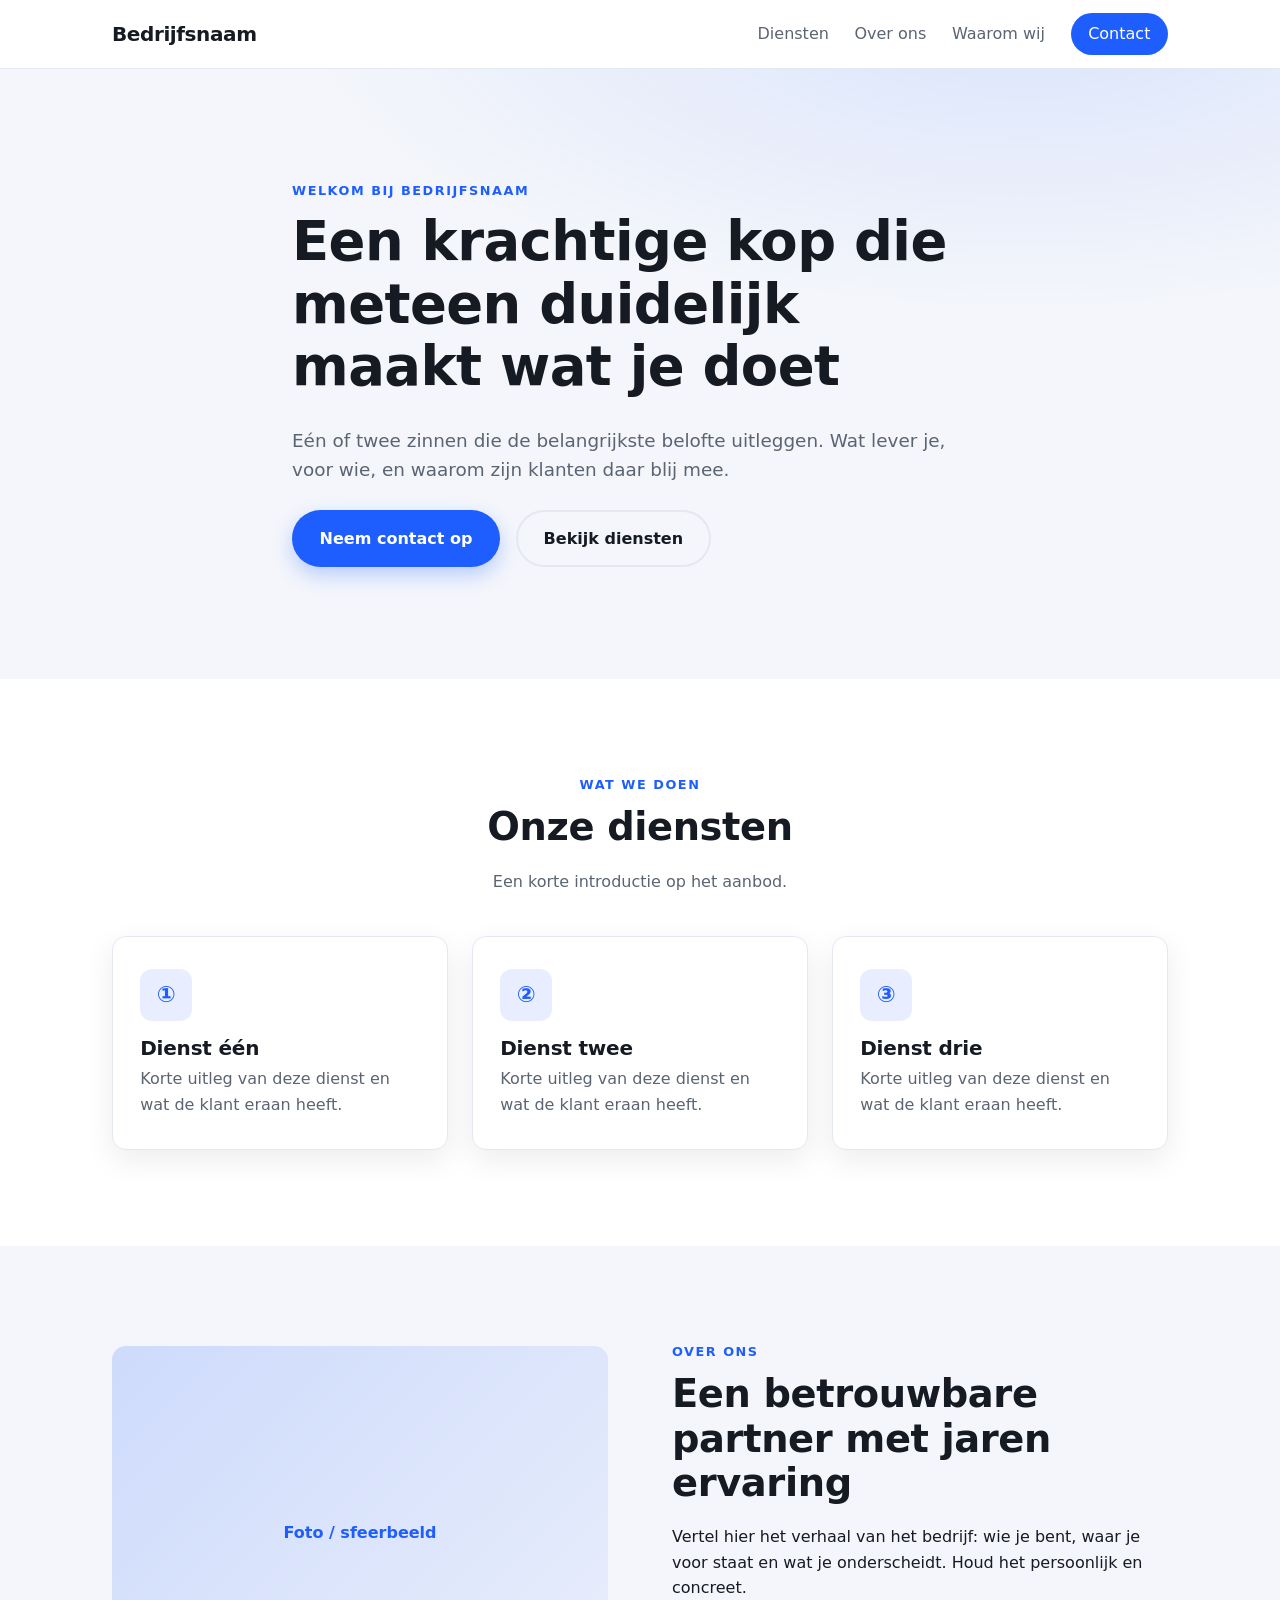
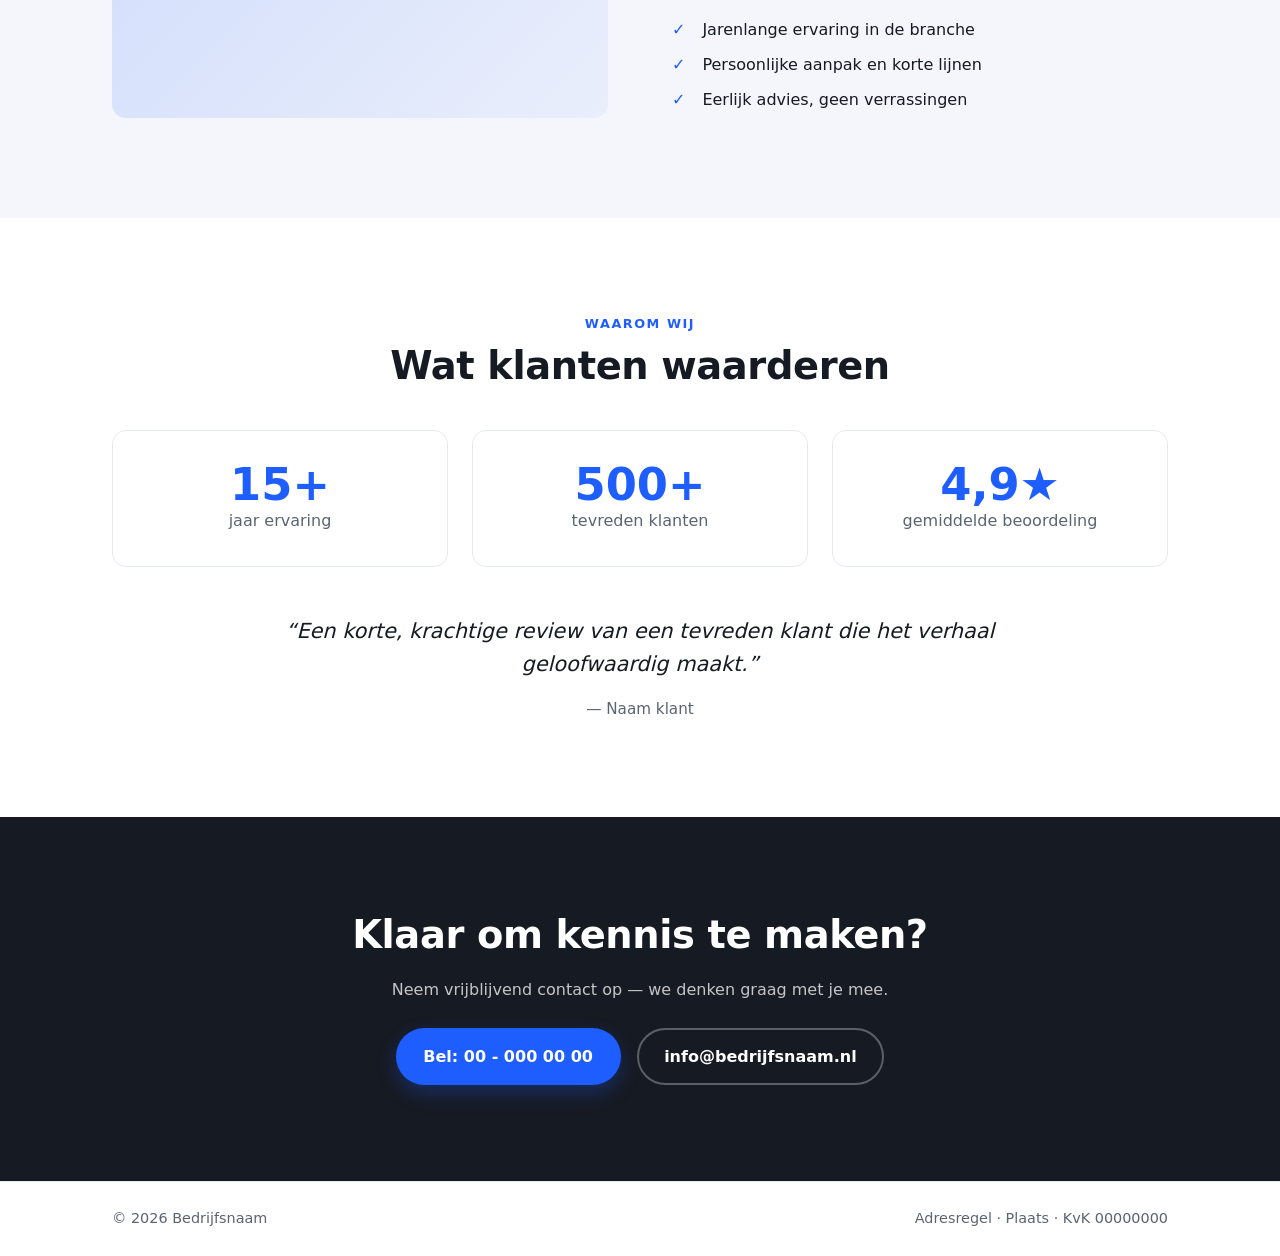
<file: _template/index.html>
<!DOCTYPE html>
<html lang="nl">
<head>
  <meta charset="UTF-8">
  <meta name="viewport" content="width=device-width, initial-scale=1.0">
  <title>Bedrijfsnaam — Slogan in één zin</title>
  <meta name="description" content="Korte omschrijving van het bedrijf en wat het aanbiedt.">
  <link rel="stylesheet" href="css/style.css">
</head>
<body>

  <!-- ===== Header / navigatie ===== -->
  <header class="site-header" id="top">
    <div class="container header-inner">
      <a href="#top" class="logo">Bedrijfsnaam</a>

      <button class="nav-toggle" aria-label="Menu openen" aria-expanded="false" aria-controls="primary-nav">
        <span></span><span></span><span></span>
      </button>

      <nav class="nav" id="primary-nav">
        <a href="#diensten">Diensten</a>
        <a href="#over">Over ons</a>
        <a href="#waarom">Waarom wij</a>
        <a href="#contact" class="nav-cta">Contact</a>
      </nav>
    </div>
  </header>

  <main>

    <!-- ===== Hero ===== -->
    <section class="hero">
      <div class="container hero-inner">
        <p class="eyebrow">Welkom bij Bedrijfsnaam</p>
        <h1>Een krachtige kop die meteen duidelijk maakt wat je doet</h1>
        <p class="hero-sub">
          Eén of twee zinnen die de belangrijkste belofte uitleggen. Wat lever je,
          voor wie, en waarom zijn klanten daar blij mee.
        </p>
        <div class="hero-actions">
          <a href="#contact" class="btn btn-primary">Neem contact op</a>
          <a href="#diensten" class="btn btn-ghost">Bekijk diensten</a>
        </div>
      </div>
    </section>

    <!-- ===== Diensten ===== -->
    <section class="section" id="diensten">
      <div class="container">
        <header class="section-head">
          <p class="eyebrow">Wat we doen</p>
          <h2>Onze diensten</h2>
          <p class="section-intro">Een korte introductie op het aanbod.</p>
        </header>

        <div class="grid grid-3">
          <article class="card">
            <div class="card-icon">①</div>
            <h3>Dienst één</h3>
            <p>Korte uitleg van deze dienst en wat de klant eraan heeft.</p>
          </article>
          <article class="card">
            <div class="card-icon">②</div>
            <h3>Dienst twee</h3>
            <p>Korte uitleg van deze dienst en wat de klant eraan heeft.</p>
          </article>
          <article class="card">
            <div class="card-icon">③</div>
            <h3>Dienst drie</h3>
            <p>Korte uitleg van deze dienst en wat de klant eraan heeft.</p>
          </article>
        </div>
      </div>
    </section>

    <!-- ===== Over ons ===== -->
    <section class="section section-alt" id="over">
      <div class="container split">
        <div class="split-media" aria-hidden="true">
          <!-- Vervang door <img src="assets/foto.jpg" alt="..."> -->
          <div class="media-placeholder">Foto / sfeerbeeld</div>
        </div>
        <div class="split-text">
          <p class="eyebrow">Over ons</p>
          <h2>Een betrouwbare partner met jaren ervaring</h2>
          <p>
            Vertel hier het verhaal van het bedrijf: wie je bent, waar je voor
            staat en wat je onderscheidt. Houd het persoonlijk en concreet.
          </p>
          <ul class="check-list">
            <li>Jarenlange ervaring in de branche</li>
            <li>Persoonlijke aanpak en korte lijnen</li>
            <li>Eerlijk advies, geen verrassingen</li>
          </ul>
        </div>
      </div>
    </section>

    <!-- ===== Waarom wij / USP's ===== -->
    <section class="section" id="waarom">
      <div class="container">
        <header class="section-head">
          <p class="eyebrow">Waarom wij</p>
          <h2>Wat klanten waarderen</h2>
        </header>

        <div class="grid grid-3">
          <div class="usp">
            <strong>15+</strong>
            <span>jaar ervaring</span>
          </div>
          <div class="usp">
            <strong>500+</strong>
            <span>tevreden klanten</span>
          </div>
          <div class="usp">
            <strong>4,9★</strong>
            <span>gemiddelde beoordeling</span>
          </div>
        </div>

        <blockquote class="quote">
          “Een korte, krachtige review van een tevreden klant die het verhaal
          geloofwaardig maakt.”
          <cite>— Naam klant</cite>
        </blockquote>
      </div>
    </section>

    <!-- ===== Contact / CTA ===== -->
    <section class="section section-cta" id="contact">
      <div class="container cta-inner">
        <h2>Klaar om kennis te maken?</h2>
        <p>Neem vrijblijvend contact op — we denken graag met je mee.</p>
        <div class="contact-details">
          <a href="tel:+31000000000" class="btn btn-primary">Bel: 00 - 000 00 00</a>
          <a href="mailto:info@bedrijfsnaam.nl" class="btn btn-ghost">info@bedrijfsnaam.nl</a>
        </div>
      </div>
    </section>

  </main>

  <!-- ===== Footer ===== -->
  <footer class="site-footer">
    <div class="container footer-inner">
      <span>© <span id="year"></span> Bedrijfsnaam</span>
      <span>Adresregel · Plaats · KvK 00000000</span>
    </div>
  </footer>

  <script src="js/main.js"></script>
</body>
</html>
</file>
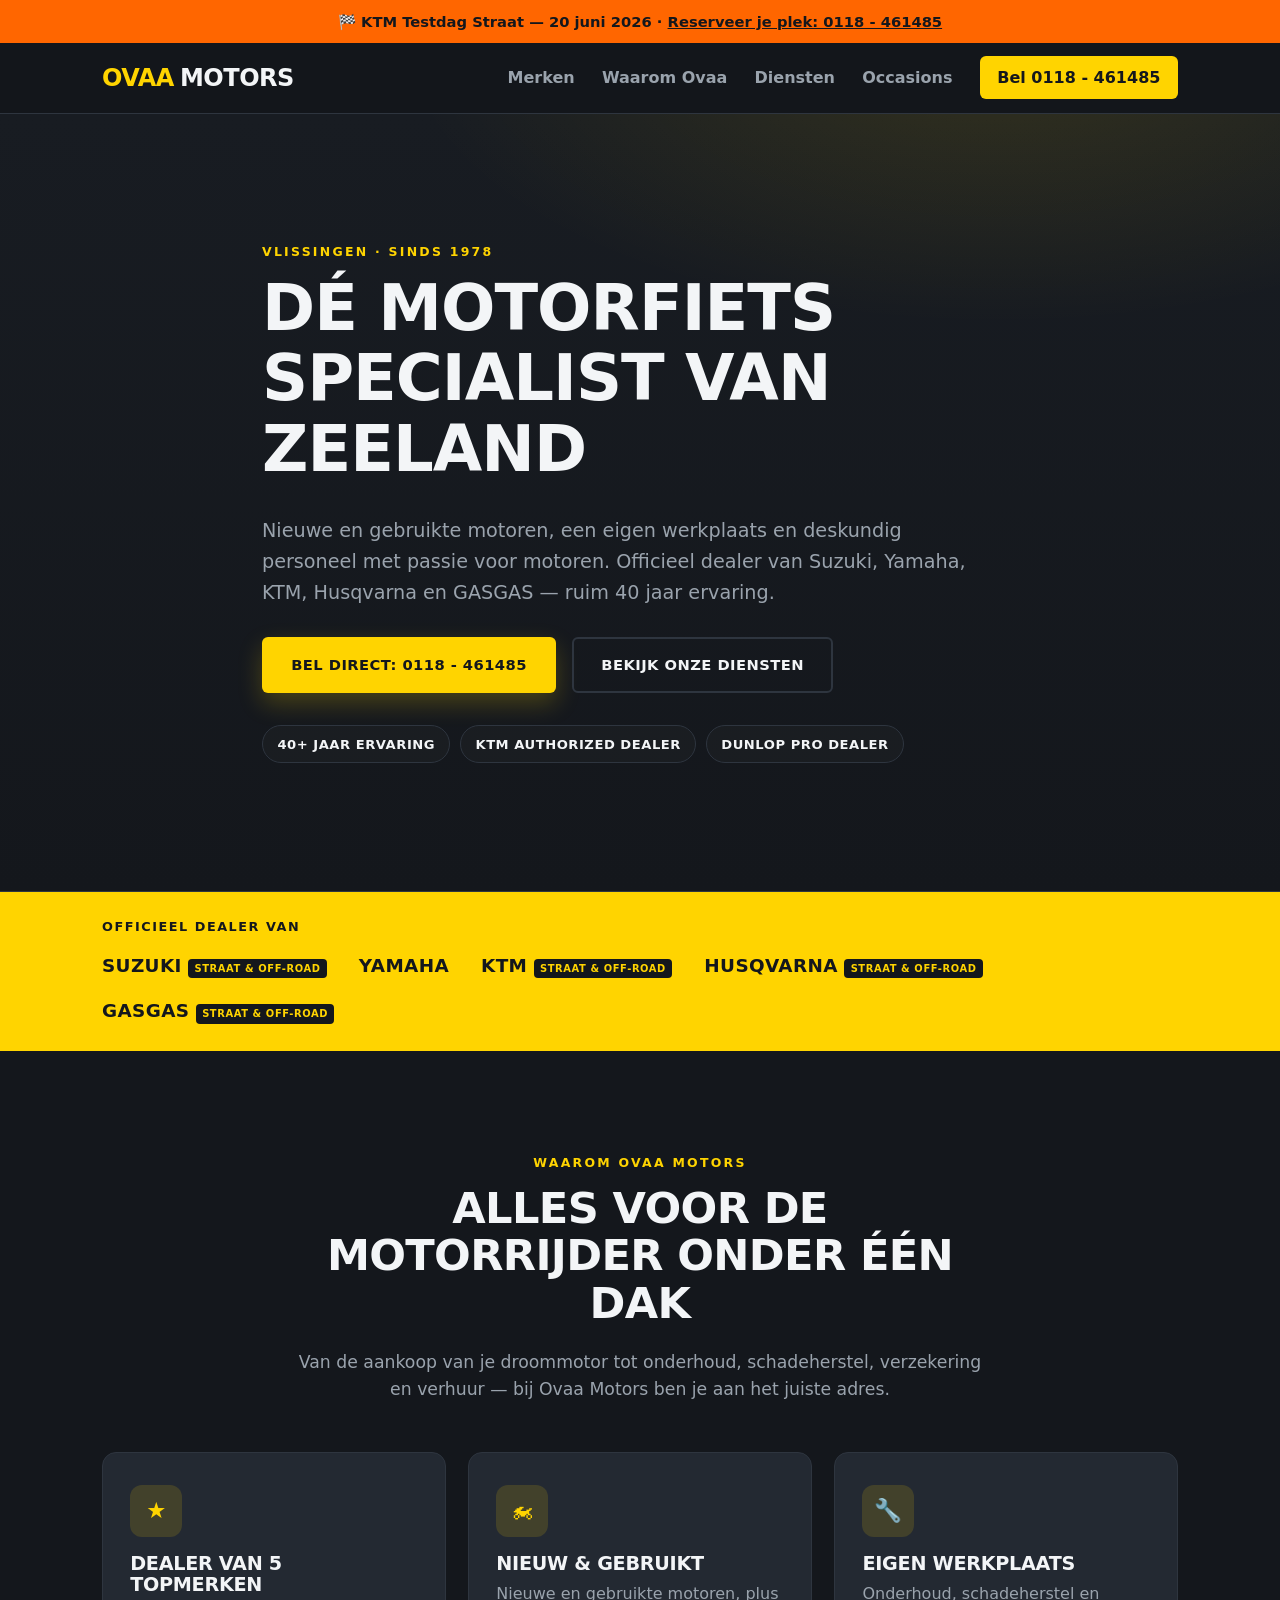
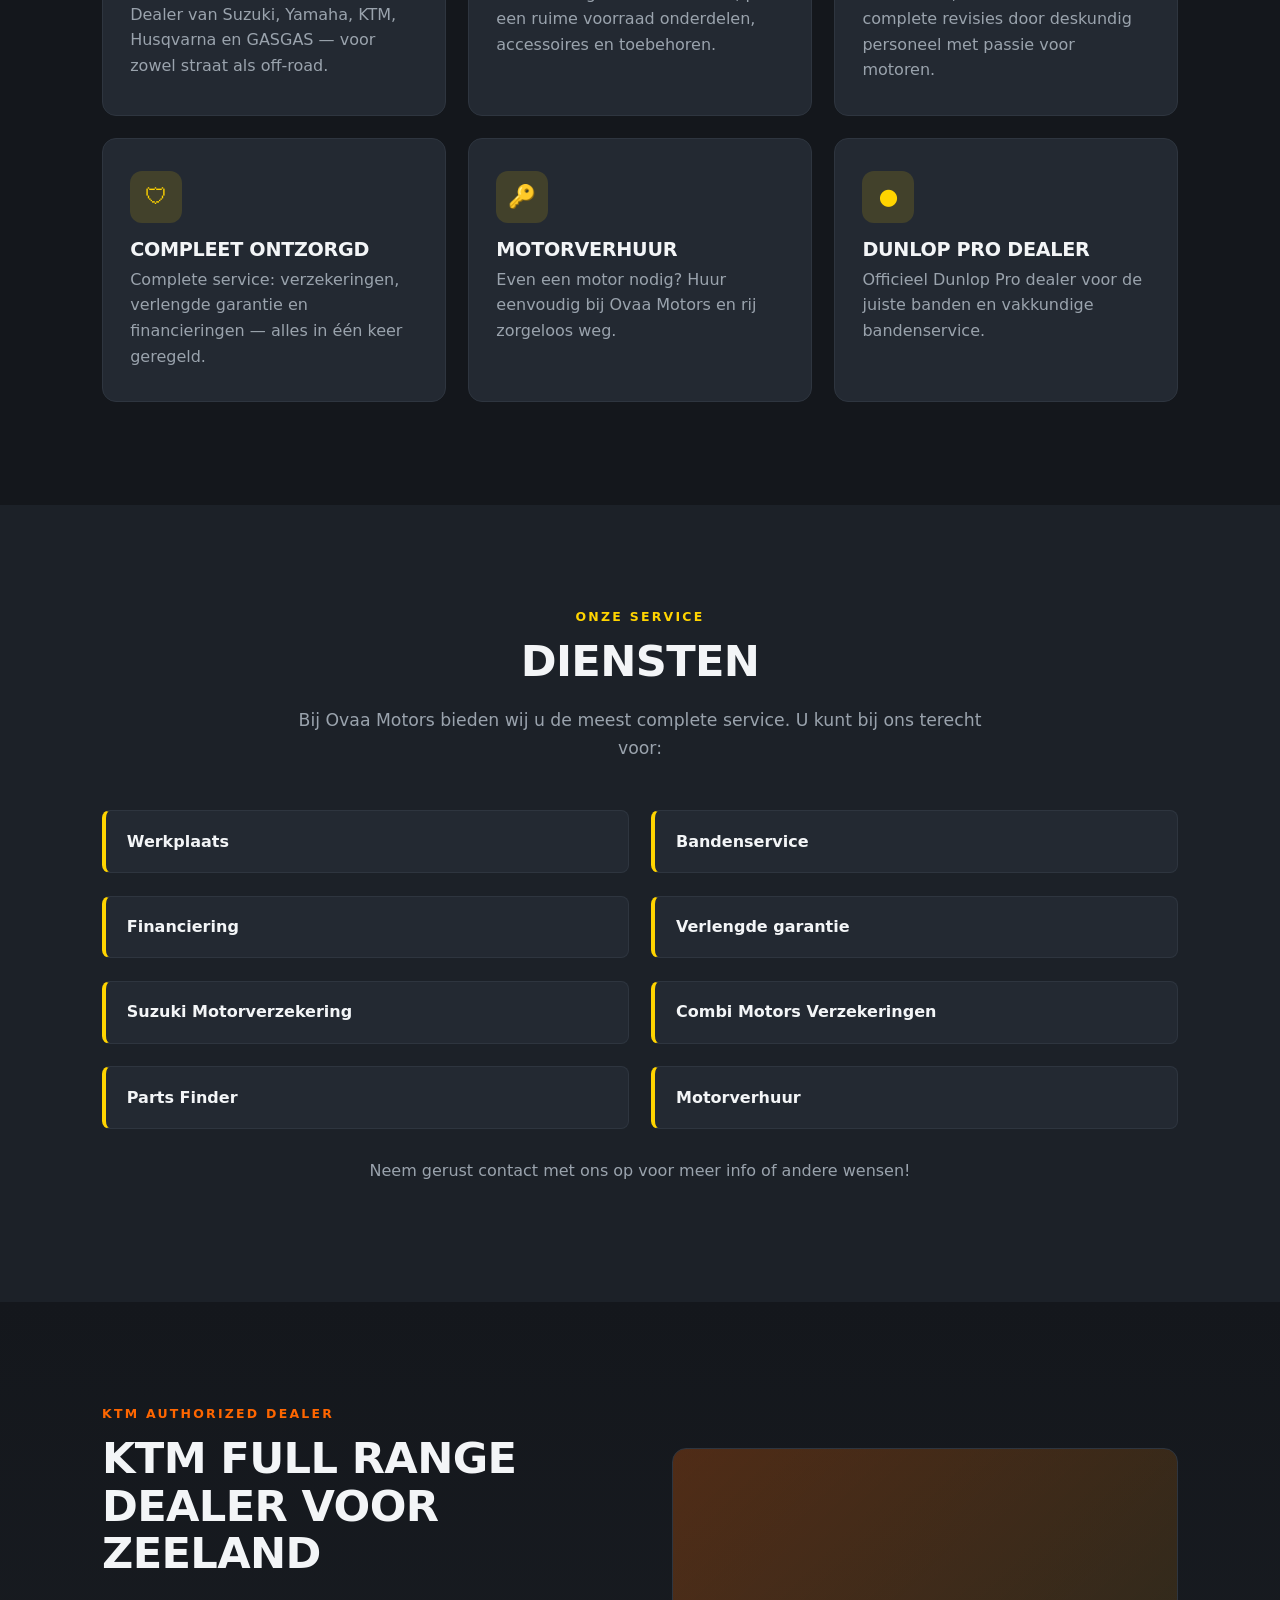
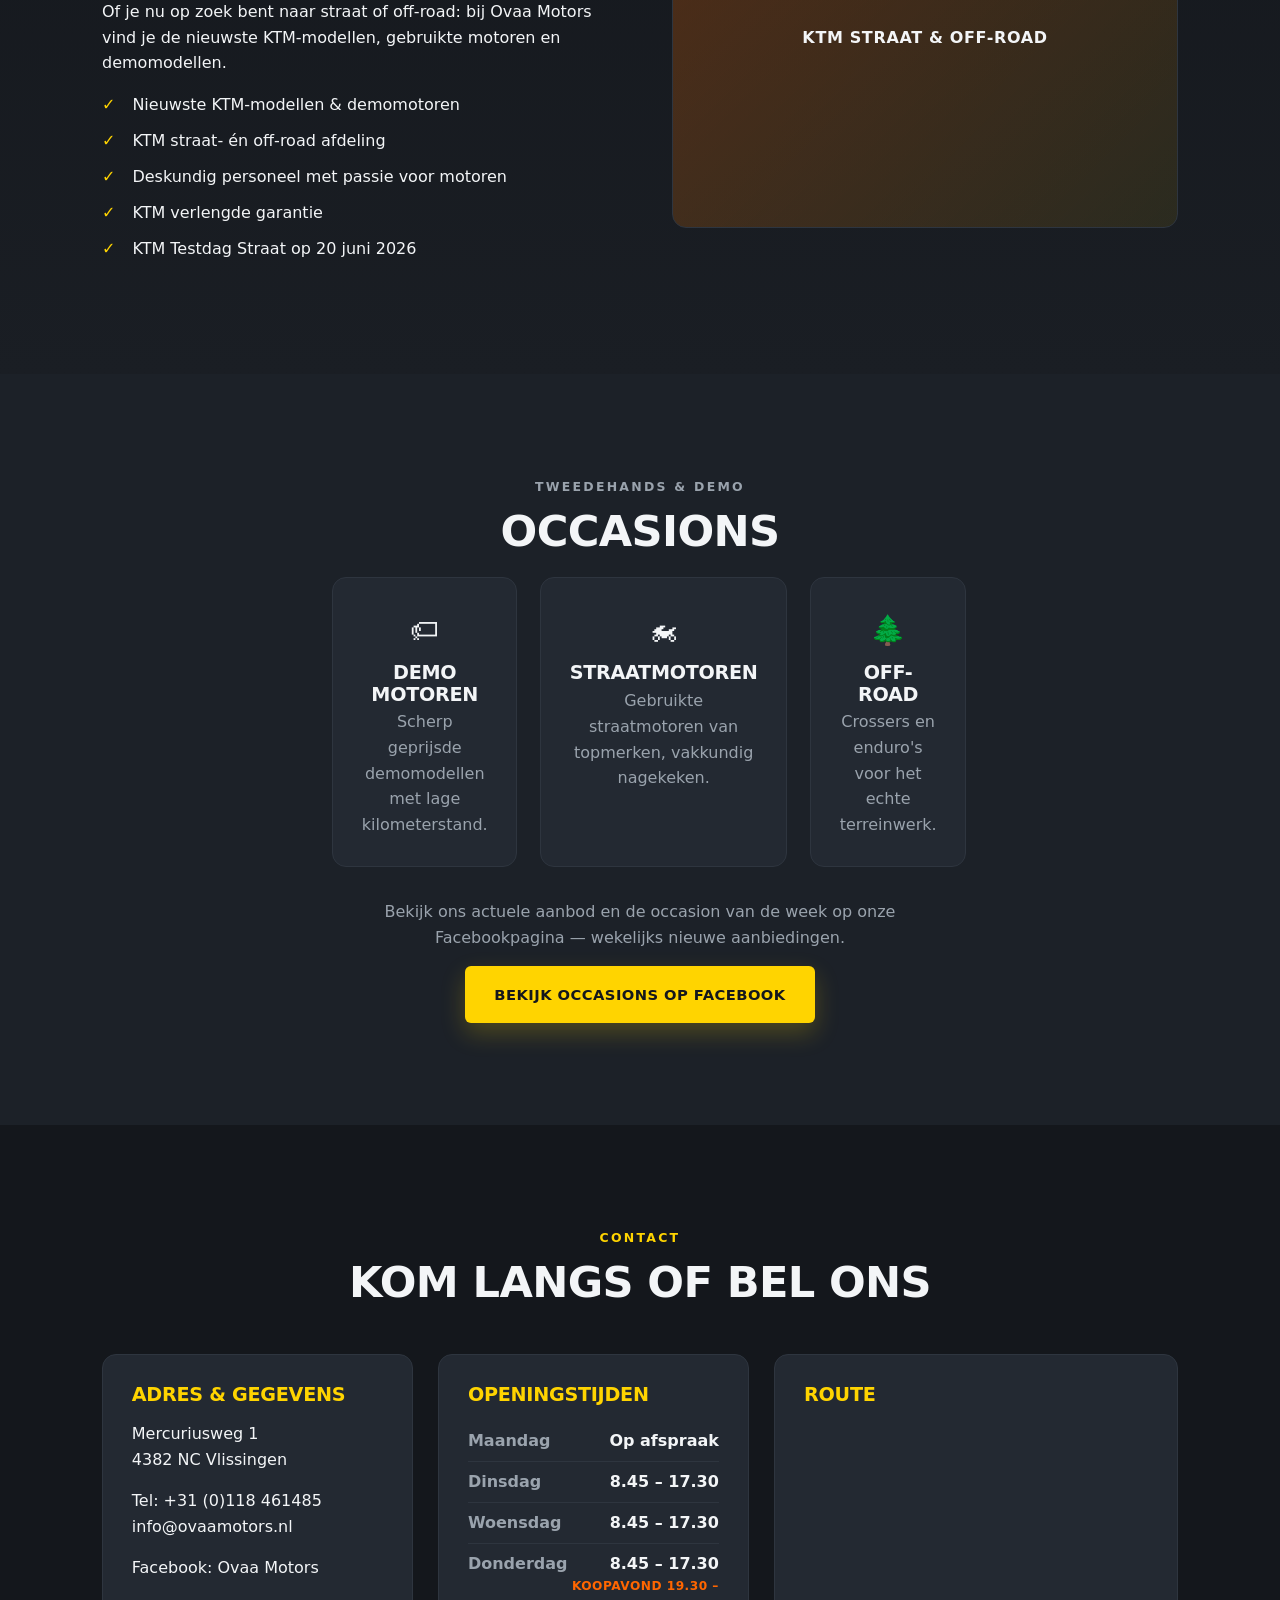
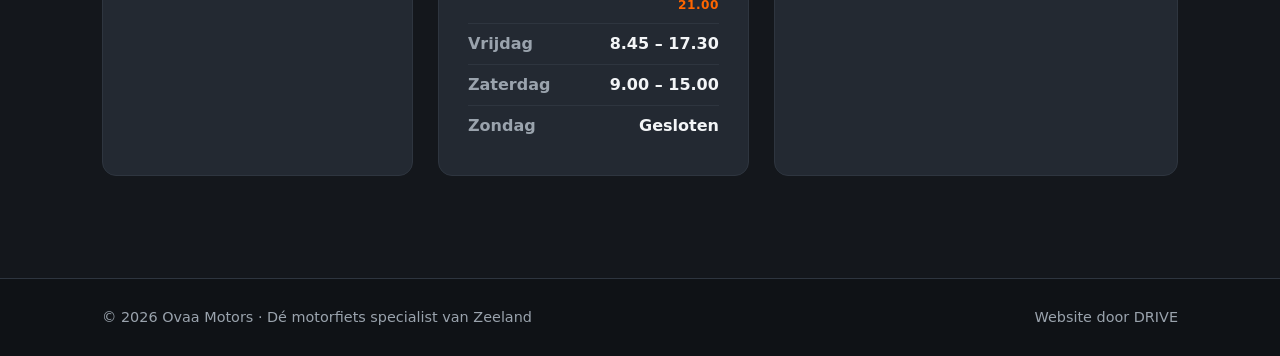
<file: klanten/ovaa-motors/index.html>
<!DOCTYPE html>
<html lang="nl">
<head>
  <meta charset="UTF-8">
  <meta name="viewport" content="width=device-width, initial-scale=1.0">
  <title>Ovaa Motors — Dé motorfiets specialist van Zeeland sinds 1978</title>
  <meta name="description" content="Ovaa Motors in Vlissingen: dealer van Suzuki, Yamaha, KTM, Husqvarna en GASGAS. Nieuwe en gebruikte motoren, werkplaats, verzekeringen, financiering en verhuur. Ruim 40 jaar ervaring.">

  <style>
    /* =========================================================
       Ovaa Motors — donker & sportief, geel accent
       ========================================================= */
    :root {
      --color-accent:       #ffd400;
      --color-accent-dark:  #e6be00;
      --color-orange:       #ff6600;
      --color-ink:          #f3f5f7;
      --color-muted:        #9aa3ad;
      --color-bg:           #14171c;
      --color-bg-alt:       #1c2128;
      --color-bg-elev:      #232932;
      --color-border:       #2e353f;
      --font-base: "Segoe UI", system-ui, -apple-system, Roboto, Helvetica, Arial, sans-serif;
      --radius: 14px;
      --shadow: 0 14px 40px rgba(0, 0, 0, 0.45);
      --container: 1140px;
      --space: clamp(3.5rem, 8vw, 6.5rem);
    }

    *, *::before, *::after { box-sizing: border-box; }
    html { scroll-behavior: smooth; }
    body {
      margin: 0;
      font-family: var(--font-base);
      color: var(--color-ink);
      background: var(--color-bg);
      line-height: 1.6;
      -webkit-font-smoothing: antialiased;
    }
    img { max-width: 100%; display: block; }
    a { color: inherit; text-decoration: none; }

    h1, h2, h3 {
      line-height: 1.1;
      margin: 0 0 .5em;
      letter-spacing: -0.015em;
      font-weight: 800;
      text-transform: uppercase;
    }
    h1 { font-size: clamp(2.3rem, 6vw, 4rem); }
    h2 { font-size: clamp(1.8rem, 4vw, 2.7rem); }
    h3 { font-size: 1.2rem; }
    p { margin: 0 0 1rem; }

    .container {
      width: 100%;
      max-width: var(--container);
      margin-inline: auto;
      padding-inline: clamp(1.2rem, 4vw, 2rem);
    }
    .eyebrow {
      text-transform: uppercase;
      letter-spacing: .18em;
      font-size: .78rem;
      font-weight: 800;
      color: var(--color-accent);
      margin: 0 0 .7rem;
    }

    /* Knoppen */
    .btn {
      display: inline-block;
      padding: .9rem 1.7rem;
      border-radius: 6px;
      font-weight: 800;
      text-transform: uppercase;
      letter-spacing: .03em;
      font-size: .92rem;
      transition: transform .15s ease, background .15s ease, box-shadow .15s ease, color .15s ease;
      border: 2px solid transparent;
    }
    .btn:hover { transform: translateY(-2px); }
    .btn-primary {
      background: var(--color-accent);
      color: #14171c;
      box-shadow: 0 10px 24px rgba(255, 212, 0, 0.22);
    }
    .btn-primary:hover { background: var(--color-accent-dark); }
    .btn-ghost { border-color: var(--color-border); color: var(--color-ink); }
    .btn-ghost:hover { border-color: var(--color-accent); color: var(--color-accent); }

    /* Evenement-banner */
    .event-bar {
      background: var(--color-orange);
      color: #14171c;
      text-align: center;
      font-weight: 700;
      font-size: .92rem;
      padding: .6rem 1rem;
    }
    .event-bar a { text-decoration: underline; font-weight: 800; }

    /* Header */
    .site-header {
      position: sticky; top: 0; z-index: 50;
      background: rgba(20, 23, 28, 0.92);
      backdrop-filter: blur(8px);
      border-bottom: 1px solid var(--color-border);
    }
    .header-inner {
      display: flex; align-items: center; justify-content: space-between;
      min-height: 70px;
    }
    .logo { font-weight: 900; font-size: 1.5rem; letter-spacing: -0.02em; color: var(--color-accent); }
    .logo span { color: var(--color-ink); margin-left: .25em; }

    .nav { display: flex; align-items: center; gap: 1.7rem; }
    .nav a { font-weight: 600; color: var(--color-muted); transition: color .15s; }
    .nav a:hover { color: var(--color-ink); }
    .nav .nav-cta {
      background: var(--color-accent); color: #14171c;
      padding: .55rem 1.1rem; border-radius: 6px; font-weight: 800;
    }
    .nav .nav-cta:hover { background: var(--color-accent-dark); color: #14171c; }

    .nav-toggle {
      display: none; flex-direction: column; gap: 5px;
      background: none; border: 0; cursor: pointer; padding: 8px;
    }
    .nav-toggle span { width: 26px; height: 2px; background: var(--color-ink); transition: transform .25s, opacity .25s; }

    /* Hero */
    .hero {
      position: relative;
      background:
        radial-gradient(1000px 480px at 78% -10%, rgba(255, 212, 0, 0.12), transparent 60%),
        linear-gradient(180deg, #181c22, var(--color-bg));
      padding-block: clamp(4rem, 10vw, 8rem);
      border-bottom: 1px solid var(--color-border);
    }
    .hero-inner { max-width: 820px; }
    .hero-sub { font-size: 1.2rem; color: var(--color-muted); max-width: 60ch; }
    .hero-actions { display: flex; flex-wrap: wrap; gap: 1rem; margin-top: 1.8rem; }
    .hero-badges { display: flex; flex-wrap: wrap; gap: .6rem; list-style: none; padding: 0; margin: 2rem 0 0; }
    .hero-badges li {
      font-size: .82rem; font-weight: 700; text-transform: uppercase; letter-spacing: .04em;
      padding: .45rem .9rem; border: 1px solid var(--color-border); border-radius: 999px;
      color: var(--color-ink); background: rgba(255,255,255,.02);
    }

    /* Merken-strip */
    .brands { background: var(--color-accent); color: #14171c; padding-block: 1.6rem; }
    .brands .container { display: flex; flex-wrap: wrap; align-items: center; gap: .8rem 2rem; }
    .brands-label { margin: 0; font-weight: 800; text-transform: uppercase; letter-spacing: .12em; font-size: .8rem; }
    .brand-list { display: flex; flex-wrap: wrap; gap: 1rem 2rem; list-style: none; margin: 0; padding: 0; }
    .brand-list li { font-weight: 900; font-size: 1.15rem; text-transform: uppercase; letter-spacing: .02em; display: flex; align-items: baseline; gap: .4rem; }
    .brand-list .afd { font-size: .62rem; font-weight: 700; letter-spacing: .06em; background: #14171c; color: var(--color-accent); padding: .12rem .4rem; border-radius: 4px; }

    /* Secties */
    .section { padding-block: var(--space); }
    .section-alt { background: var(--color-bg-alt); }
    .section-head { max-width: 700px; margin: 0 auto 3rem; text-align: center; }
    .section-intro { color: var(--color-muted); font-size: 1.08rem; }

    /* Grids & kaarten */
    .grid { display: grid; gap: 1.4rem; }
    .grid-3 { grid-template-columns: repeat(3, 1fr); }
    .grid-2 { grid-template-columns: repeat(2, 1fr); }

    .card {
      background: var(--color-bg-elev);
      border: 1px solid var(--color-border);
      border-radius: var(--radius);
      padding: 2rem 1.7rem;
      transition: transform .18s ease, border-color .18s ease, box-shadow .18s ease;
    }
    .card:hover { transform: translateY(-4px); border-color: var(--color-accent); box-shadow: var(--shadow); }
    .card-icon {
      display: inline-grid; place-items: center; width: 52px; height: 52px;
      border-radius: 12px; background: rgba(255, 212, 0, 0.14); color: var(--color-accent);
      font-size: 1.4rem; margin-bottom: 1rem;
    }
    .card h3 { margin-bottom: .4rem; }
    .card p { color: var(--color-muted); margin: 0; }

    .service {
      background: var(--color-bg-elev); border: 1px solid var(--color-border);
      border-left: 4px solid var(--color-accent); border-radius: 8px;
      padding: 1.1rem 1.3rem; font-weight: 600;
    }
    .service-note { text-align: center; color: var(--color-muted); margin-top: 1.8rem; }

    /* Split (KTM-blok) */
    .split { display: grid; grid-template-columns: 1fr 1fr; gap: clamp(2rem, 5vw, 4rem); align-items: center; }
    .ktm-block { background: linear-gradient(180deg, var(--color-bg), #1a1e24); }
    .ktm-eyebrow { color: var(--color-orange); }
    .media-placeholder {
      aspect-ratio: 4 / 3; border-radius: var(--radius);
      background: linear-gradient(135deg, rgba(255,102,0,.25), rgba(255,212,0,.08));
      display: grid; place-items: center; color: var(--color-ink); font-weight: 800;
      text-transform: uppercase; letter-spacing: .04em; border: 1px solid var(--color-border);
      text-align: center; padding: 1rem;
    }
    .check-list { list-style: none; padding: 0; margin: 1rem 0 0; }
    .check-list li { position: relative; padding-left: 1.9rem; margin-bottom: .65rem; color: var(--color-ink); }
    .check-list li::before { content: "✓"; position: absolute; left: 0; color: var(--color-accent); font-weight: 900; }

    /* Occasions */
    .occ-grid { display: grid; grid-template-columns: repeat(3, 1fr); gap: 1.4rem; margin-bottom: 2rem; }
    .occ {
      background: var(--color-bg-elev); border: 1px solid var(--color-border);
      border-radius: var(--radius); padding: 1.8rem; text-align: center;
    }
    .occ .occ-ico { font-size: 1.8rem; }
    .occ h3 { margin: .6rem 0 .3rem; }
    .occ p { color: var(--color-muted); margin: 0; }
    .cta-inner { max-width: 680px; margin-inline: auto; text-align: center; }
    .cta-inner > p { color: var(--color-muted); }

    /* Contact */
    .contact-grid { display: grid; grid-template-columns: 1fr 1fr 1.3fr; gap: 1.6rem; }
    .contact-col {
      background: var(--color-bg-elev); border: 1px solid var(--color-border);
      border-radius: var(--radius); padding: 1.8rem;
    }
    .contact-col h3 { color: var(--color-accent); margin-bottom: 1rem; }
    .contact-col a { color: var(--color-ink); border-bottom: 1px solid transparent; transition: border-color .15s; }
    .contact-col a:hover { border-color: var(--color-accent); }

    .hours { width: 100%; border-collapse: collapse; }
    .hours th, .hours td { text-align: left; padding: .45rem 0; border-bottom: 1px solid var(--color-border); vertical-align: top; }
    .hours th { font-weight: 600; color: var(--color-muted); white-space: nowrap; }
    .hours td { text-align: right; font-weight: 700; }
    .hours .note { display: block; font-size: .76rem; color: var(--color-orange); font-weight: 700; text-transform: uppercase; letter-spacing: .04em; }
    .hours tr:last-child th, .hours tr:last-child td { border-bottom: 0; }

    .contact-map iframe {
      width: 100%; height: 100%; min-height: 260px; border: 0; border-radius: 10px;
      filter: grayscale(0.2) contrast(1.05);
    }

    /* Footer */
    .site-footer {
      border-top: 1px solid var(--color-border); padding-block: 1.7rem;
      font-size: .9rem; color: var(--color-muted); background: #0f1216;
    }
    .footer-inner { display: flex; flex-wrap: wrap; gap: .5rem 1.5rem; justify-content: space-between; align-items: center; }
    .footer-inner a { color: var(--color-accent); }

    /* Responsive */
    @media (max-width: 920px) {
      .grid-3, .occ-grid { grid-template-columns: repeat(2, 1fr); }
      .contact-grid { grid-template-columns: 1fr; }
      .split { grid-template-columns: 1fr; }
      .split-media { order: -1; }
    }
    @media (max-width: 720px) {
      .grid-3, .grid-2, .occ-grid { grid-template-columns: 1fr; }
      .nav-toggle { display: flex; }
      .nav {
        position: absolute; top: 70px; left: 0; right: 0;
        flex-direction: column; align-items: stretch; gap: 0;
        background: var(--color-bg); border-bottom: 1px solid var(--color-border);
        padding: .5rem 1.2rem 1.2rem; box-shadow: var(--shadow); display: none;
      }
      .nav.is-open { display: flex; }
      .nav a { padding: .9rem 0; border-bottom: 1px solid var(--color-border); }
      .nav .nav-cta { text-align: center; margin-top: .8rem; border-bottom: 0; }
      .nav-toggle[aria-expanded="true"] span:nth-child(1) { transform: translateY(7px) rotate(45deg); }
      .nav-toggle[aria-expanded="true"] span:nth-child(2) { opacity: 0; }
      .nav-toggle[aria-expanded="true"] span:nth-child(3) { transform: translateY(-7px) rotate(-45deg); }
    }
    @media (prefers-reduced-motion: reduce) {
      html { scroll-behavior: auto; }
      * { transition: none !important; }
    }
  </style>
</head>
<body>

  <!-- ===== Evenement-banner ===== -->
  <div class="event-bar">
    🏁 KTM Testdag Straat — 20 juni 2026 ·
    <a href="tel:+31118461485">Reserveer je plek: 0118 - 461485</a>
  </div>

  <!-- ===== Header / navigatie ===== -->
  <header class="site-header" id="top">
    <div class="container header-inner">
      <a href="#top" class="logo">OVAA<span>MOTORS</span></a>

      <button class="nav-toggle" aria-label="Menu openen" aria-expanded="false" aria-controls="primary-nav">
        <span></span><span></span><span></span>
      </button>

      <nav class="nav" id="primary-nav">
        <a href="#merken">Merken</a>
        <a href="#waarom">Waarom Ovaa</a>
        <a href="#diensten">Diensten</a>
        <a href="#occasions">Occasions</a>
        <a href="tel:+31118461485" class="nav-cta">Bel 0118 - 461485</a>
      </nav>
    </div>
  </header>

  <main>

    <!-- ===== Hero ===== -->
    <section class="hero">
      <div class="container hero-inner">
        <p class="eyebrow">Vlissingen · sinds 1978</p>
        <h1>Dé motorfiets specialist van Zeeland</h1>
        <p class="hero-sub">
          Nieuwe en gebruikte motoren, een eigen werkplaats en deskundig personeel
          met passie voor motoren. Officieel dealer van Suzuki, Yamaha, KTM,
          Husqvarna en GASGAS — ruim 40 jaar ervaring.
        </p>
        <div class="hero-actions">
          <a href="tel:+31118461485" class="btn btn-primary">Bel direct: 0118 - 461485</a>
          <a href="#diensten" class="btn btn-ghost">Bekijk onze diensten</a>
        </div>
        <ul class="hero-badges">
          <li>40+ jaar ervaring</li>
          <li>KTM Authorized Dealer</li>
          <li>Dunlop Pro dealer</li>
        </ul>
      </div>
    </section>

    <!-- ===== Merken-strip ===== -->
    <section class="brands" id="merken" aria-label="Onze merken">
      <div class="container">
        <p class="brands-label">Officieel dealer van</p>
        <ul class="brand-list">
          <li>Suzuki <span class="afd">straat &amp; off-road</span></li>
          <li>Yamaha</li>
          <li>KTM <span class="afd">straat &amp; off-road</span></li>
          <li>Husqvarna <span class="afd">straat &amp; off-road</span></li>
          <li>GASGAS <span class="afd">straat &amp; off-road</span></li>
        </ul>
      </div>
    </section>

    <!-- ===== Waarom Ovaa / USP's ===== -->
    <section class="section" id="waarom">
      <div class="container">
        <header class="section-head">
          <p class="eyebrow">Waarom Ovaa Motors</p>
          <h2>Alles voor de motorrijder onder één dak</h2>
          <p class="section-intro">
            Van de aankoop van je droommotor tot onderhoud, schadeherstel,
            verzekering en verhuur — bij Ovaa Motors ben je aan het juiste adres.
          </p>
        </header>

        <div class="grid grid-3">
          <article class="card">
            <div class="card-icon">★</div>
            <h3>Dealer van 5 topmerken</h3>
            <p>Dealer van Suzuki, Yamaha, KTM, Husqvarna en GASGAS — voor zowel straat als off-road.</p>
          </article>
          <article class="card">
            <div class="card-icon">🏍</div>
            <h3>Nieuw &amp; gebruikt</h3>
            <p>Nieuwe en gebruikte motoren, plus een ruime voorraad onderdelen, accessoires en toebehoren.</p>
          </article>
          <article class="card">
            <div class="card-icon">🔧</div>
            <h3>Eigen werkplaats</h3>
            <p>Onderhoud, schadeherstel en complete revisies door deskundig personeel met passie voor motoren.</p>
          </article>
          <article class="card">
            <div class="card-icon">🛡</div>
            <h3>Compleet ontzorgd</h3>
            <p>Complete service: verzekeringen, verlengde garantie en financieringen — alles in één keer geregeld.</p>
          </article>
          <article class="card">
            <div class="card-icon">🔑</div>
            <h3>Motorverhuur</h3>
            <p>Even een motor nodig? Huur eenvoudig bij Ovaa Motors en rij zorgeloos weg.</p>
          </article>
          <article class="card">
            <div class="card-icon">●</div>
            <h3>Dunlop Pro dealer</h3>
            <p>Officieel Dunlop Pro dealer voor de juiste banden en vakkundige bandenservice.</p>
          </article>
        </div>
      </div>
    </section>

    <!-- ===== Diensten ===== -->
    <section class="section section-alt" id="diensten">
      <div class="container">
        <header class="section-head">
          <p class="eyebrow">Onze service</p>
          <h2>Diensten</h2>
          <p class="section-intro">Bij Ovaa Motors bieden wij u de meest complete service. U kunt bij ons terecht voor:</p>
        </header>

        <div class="grid grid-2">
          <div class="service">Werkplaats</div>
          <div class="service">Bandenservice</div>
          <div class="service">Financiering</div>
          <div class="service">Verlengde garantie</div>
          <div class="service">Suzuki Motorverzekering</div>
          <div class="service">Combi Motors Verzekeringen</div>
          <div class="service">Parts Finder</div>
          <div class="service">Motorverhuur</div>
        </div>
        <p class="service-note">Neem gerust contact met ons op voor meer info of andere wensen!</p>
      </div>
    </section>

    <!-- ===== KTM full range dealer ===== -->
    <section class="section ktm-block" id="ktm">
      <div class="container split">
        <div class="split-text">
          <p class="eyebrow ktm-eyebrow">KTM Authorized Dealer</p>
          <h2>KTM full range dealer voor Zeeland</h2>
          <p>Of je nu op zoek bent naar straat of off-road: bij Ovaa Motors vind je de nieuwste KTM-modellen, gebruikte motoren en demomodellen.</p>
          <ul class="check-list">
            <li>Nieuwste KTM-modellen &amp; demomotoren</li>
            <li>KTM straat- én off-road afdeling</li>
            <li>Deskundig personeel met passie voor motoren</li>
            <li>KTM verlengde garantie</li>
            <li>KTM Testdag Straat op 20 juni 2026</li>
          </ul>
        </div>
        <div class="split-media" aria-hidden="true">
          <!-- Vervang door <img src="assets/ktm.jpg" alt="KTM bij Ovaa Motors"> -->
          <div class="media-placeholder">KTM straat &amp; off-road</div>
        </div>
      </div>
    </section>

    <!-- ===== Occasions ===== -->
    <section class="section section-alt" id="occasions">
      <div class="container cta-inner">
        <p class="eyebrow">Tweedehands &amp; demo</p>
        <h2>Occasions</h2>
        <div class="occ-grid">
          <div class="occ"><div class="occ-ico">🏷</div><h3>Demo motoren</h3><p>Scherp geprijsde demomodellen met lage kilometerstand.</p></div>
          <div class="occ"><div class="occ-ico">🏍</div><h3>Straatmotoren</h3><p>Gebruikte straatmotoren van topmerken, vakkundig nagekeken.</p></div>
          <div class="occ"><div class="occ-ico">🌲</div><h3>Off-road</h3><p>Crossers en enduro's voor het echte terreinwerk.</p></div>
        </div>
        <p>Bekijk ons actuele aanbod en de occasion van de week op onze Facebookpagina — wekelijks nieuwe aanbiedingen.</p>
        <a href="https://www.facebook.com/OvaaMotors/" class="btn btn-primary" target="_blank" rel="noopener">Bekijk occasions op Facebook</a>
      </div>
    </section>

    <!-- ===== Contact ===== -->
    <section class="section section-cta" id="contact">
      <div class="container">
        <header class="section-head">
          <p class="eyebrow">Contact</p>
          <h2>Kom langs of bel ons</h2>
        </header>

        <div class="contact-grid">
          <div class="contact-col">
            <h3>Adres &amp; gegevens</h3>
            <p>
              Mercuriusweg 1<br>
              4382 NC Vlissingen
            </p>
            <p>
              <a href="tel:+31118461485">Tel: +31 (0)118 461485</a><br>
              <a href="mailto:info@ovaamotors.nl">info@ovaamotors.nl</a>
            </p>
            <p>
              <a href="https://www.facebook.com/OvaaMotors/" target="_blank" rel="noopener">Facebook: Ovaa Motors</a>
            </p>
          </div>

          <div class="contact-col">
            <h3>Openingstijden</h3>
            <table class="hours">
              <tr><th>Maandag</th><td>Op afspraak</td></tr>
              <tr><th>Dinsdag</th><td>8.45 – 17.30</td></tr>
              <tr><th>Woensdag</th><td>8.45 – 17.30</td></tr>
              <tr><th>Donderdag</th><td>8.45 – 17.30<span class="note">Koopavond 19.30 – 21.00</span></td></tr>
              <tr><th>Vrijdag</th><td>8.45 – 17.30</td></tr>
              <tr><th>Zaterdag</th><td>9.00 – 15.00</td></tr>
              <tr><th>Zondag</th><td>Gesloten</td></tr>
            </table>
          </div>

          <div class="contact-col contact-map">
            <h3>Route</h3>
            <iframe
              title="Ovaa Motors op de kaart"
              src="https://www.google.com/maps?q=Ovaa+Motors,+Mercuriusweg+1,+4382+NC+Vlissingen&output=embed"
              loading="lazy"
              referrerpolicy="no-referrer-when-downgrade"></iframe>
          </div>
        </div>
      </div>
    </section>

  </main>

  <!-- ===== Footer ===== -->
  <footer class="site-footer">
    <div class="container footer-inner">
      <span>© <span id="year"></span> Ovaa Motors · Dé motorfiets specialist van Zeeland</span>
      <span>Website door DRIVE</span>
    </div>
  </footer>

  <script>
    (function () {
      "use strict";
      var toggle = document.querySelector(".nav-toggle");
      var nav = document.getElementById("primary-nav");
      if (toggle && nav) {
        toggle.addEventListener("click", function () {
          var isOpen = nav.classList.toggle("is-open");
          toggle.setAttribute("aria-expanded", String(isOpen));
        });
        nav.addEventListener("click", function (e) {
          if (e.target.tagName === "A" && nav.classList.contains("is-open")) {
            nav.classList.remove("is-open");
            toggle.setAttribute("aria-expanded", "false");
          }
        });
      }
      var year = document.getElementById("year");
      if (year) { year.textContent = String(new Date().getFullYear()); }
    })();
  </script>
</body>
</html>
</file>
<file: _template/css/style.css>
/* =========================================================
   Huisstijl — pas deze variabelen aan per bedrijf
   ========================================================= */
:root {
  --color-primary:      #1e5eff;   /* hoofdkleur (knoppen, accenten) */
  --color-primary-dark: #1547c4;   /* hover-variant */
  --color-ink:          #161a22;   /* donkere tekst */
  --color-muted:        #5b6472;   /* secundaire tekst */
  --color-bg:           #ffffff;   /* achtergrond */
  --color-bg-alt:       #f4f6fb;   /* afwisselende sectie-achtergrond */
  --color-border:       #e4e8f0;

  --font-base: "Segoe UI", system-ui, -apple-system, Roboto, Helvetica, Arial, sans-serif;
  --font-head: var(--font-base);

  --radius: 14px;
  --shadow: 0 10px 30px rgba(22, 26, 34, 0.08);
  --container: 1120px;
  --space: clamp(3.5rem, 8vw, 6rem); /* verticale sectie-ruimte */
}

/* =========================================================
   Reset / basis
   ========================================================= */
*, *::before, *::after { box-sizing: border-box; }

html { scroll-behavior: smooth; }

body {
  margin: 0;
  font-family: var(--font-base);
  color: var(--color-ink);
  background: var(--color-bg);
  line-height: 1.6;
  -webkit-font-smoothing: antialiased;
}

img { max-width: 100%; display: block; }

a { color: inherit; text-decoration: none; }

h1, h2, h3 {
  font-family: var(--font-head);
  line-height: 1.15;
  margin: 0 0 .5em;
  letter-spacing: -0.01em;
}

h1 { font-size: clamp(2.1rem, 5vw, 3.4rem); }
h2 { font-size: clamp(1.7rem, 3.5vw, 2.4rem); }
h3 { font-size: 1.25rem; }

p { margin: 0 0 1rem; }

.container {
  width: 100%;
  max-width: var(--container);
  margin-inline: auto;
  padding-inline: clamp(1.2rem, 4vw, 2rem);
}

.eyebrow {
  text-transform: uppercase;
  letter-spacing: .12em;
  font-size: .8rem;
  font-weight: 700;
  color: var(--color-primary);
  margin: 0 0 .6rem;
}

/* =========================================================
   Knoppen
   ========================================================= */
.btn {
  display: inline-block;
  padding: .85rem 1.6rem;
  border-radius: 999px;
  font-weight: 600;
  transition: transform .15s ease, background .15s ease, box-shadow .15s ease;
  border: 2px solid transparent;
}
.btn:hover { transform: translateY(-2px); }

.btn-primary {
  background: var(--color-primary);
  color: #fff;
  box-shadow: 0 8px 20px rgba(30, 94, 255, 0.28);
}
.btn-primary:hover { background: var(--color-primary-dark); }

.btn-ghost {
  border-color: var(--color-border);
  color: var(--color-ink);
}
.btn-ghost:hover { border-color: var(--color-primary); color: var(--color-primary); }

/* =========================================================
   Header / navigatie
   ========================================================= */
.site-header {
  position: sticky;
  top: 0;
  z-index: 50;
  background: rgba(255, 255, 255, 0.9);
  backdrop-filter: blur(8px);
  border-bottom: 1px solid var(--color-border);
}
.header-inner {
  display: flex;
  align-items: center;
  justify-content: space-between;
  min-height: 68px;
}
.logo { font-weight: 800; font-size: 1.25rem; letter-spacing: -0.02em; }

.nav { display: flex; align-items: center; gap: 1.6rem; }
.nav a { font-weight: 500; color: var(--color-muted); transition: color .15s; }
.nav a:hover { color: var(--color-ink); }
.nav .nav-cta {
  background: var(--color-primary);
  color: #fff;
  padding: .5rem 1.1rem;
  border-radius: 999px;
}
.nav .nav-cta:hover { background: var(--color-primary-dark); color: #fff; }

.nav-toggle {
  display: none;
  flex-direction: column;
  gap: 5px;
  background: none;
  border: 0;
  cursor: pointer;
  padding: 8px;
}
.nav-toggle span {
  width: 26px; height: 2px;
  background: var(--color-ink);
  transition: transform .25s, opacity .25s;
}

/* =========================================================
   Hero
   ========================================================= */
.hero {
  background:
    radial-gradient(1200px 500px at 80% -10%, rgba(30, 94, 255, 0.12), transparent 60%),
    var(--color-bg-alt);
  padding-block: clamp(3.5rem, 9vw, 7rem);
}
.hero-inner { max-width: 760px; }
.hero-sub { font-size: 1.15rem; color: var(--color-muted); max-width: 56ch; }
.hero-actions { display: flex; flex-wrap: wrap; gap: 1rem; margin-top: 1.6rem; }

/* =========================================================
   Secties
   ========================================================= */
.section { padding-block: var(--space); }
.section-alt { background: var(--color-bg-alt); }

.section-head { max-width: 640px; margin: 0 auto 2.6rem; text-align: center; }
.section-intro { color: var(--color-muted); }

/* =========================================================
   Grids & kaarten
   ========================================================= */
.grid { display: grid; gap: 1.5rem; }
.grid-3 { grid-template-columns: repeat(3, 1fr); }

.card {
  background: var(--color-bg);
  border: 1px solid var(--color-border);
  border-radius: var(--radius);
  padding: 2rem 1.7rem;
  box-shadow: var(--shadow);
  transition: transform .18s ease, box-shadow .18s ease;
}
.card:hover { transform: translateY(-4px); box-shadow: 0 18px 40px rgba(22,26,34,.12); }
.card-icon {
  display: inline-grid;
  place-items: center;
  width: 52px; height: 52px;
  border-radius: 12px;
  background: rgba(30, 94, 255, 0.1);
  color: var(--color-primary);
  font-size: 1.4rem;
  font-weight: 700;
  margin-bottom: 1rem;
}
.card h3 { margin-bottom: .4rem; }
.card p { color: var(--color-muted); margin: 0; }

/* =========================================================
   Split (over ons)
   ========================================================= */
.split {
  display: grid;
  grid-template-columns: 1fr 1fr;
  gap: clamp(2rem, 5vw, 4rem);
  align-items: center;
}
.media-placeholder {
  aspect-ratio: 4 / 3;
  border-radius: var(--radius);
  background: linear-gradient(135deg, rgba(30,94,255,.18), rgba(30,94,255,.05));
  display: grid;
  place-items: center;
  color: var(--color-primary);
  font-weight: 600;
}
.check-list { list-style: none; padding: 0; margin: 1rem 0 0; }
.check-list li { position: relative; padding-left: 1.9rem; margin-bottom: .6rem; }
.check-list li::before {
  content: "✓";
  position: absolute; left: 0;
  color: var(--color-primary);
  font-weight: 800;
}

/* =========================================================
   USP's & quote
   ========================================================= */
.usp {
  text-align: center;
  background: var(--color-bg);
  border: 1px solid var(--color-border);
  border-radius: var(--radius);
  padding: 2rem 1rem;
}
.usp strong {
  display: block;
  font-size: clamp(2rem, 4vw, 2.8rem);
  color: var(--color-primary);
  line-height: 1;
}
.usp span { color: var(--color-muted); }

.quote {
  max-width: 720px;
  margin: 3rem auto 0;
  text-align: center;
  font-size: 1.3rem;
  font-style: italic;
  color: var(--color-ink);
}
.quote cite { display: block; margin-top: 1rem; font-size: .95rem; font-style: normal; color: var(--color-muted); }

/* =========================================================
   CTA-sectie
   ========================================================= */
.section-cta {
  background: var(--color-ink);
  color: #fff;
  text-align: center;
}
.section-cta .eyebrow { color: #fff; }
.cta-inner { max-width: 640px; margin-inline: auto; }
.cta-inner p { color: rgba(255,255,255,.75); }
.contact-details { display: flex; flex-wrap: wrap; gap: 1rem; justify-content: center; margin-top: 1.6rem; }
.section-cta .btn-ghost { color: #fff; border-color: rgba(255,255,255,.3); }
.section-cta .btn-ghost:hover { border-color: #fff; color: #fff; }

/* =========================================================
   Footer
   ========================================================= */
.site-footer {
  border-top: 1px solid var(--color-border);
  padding-block: 1.6rem;
  font-size: .9rem;
  color: var(--color-muted);
}
.footer-inner { display: flex; flex-wrap: wrap; gap: .5rem 1.5rem; justify-content: space-between; }

/* =========================================================
   Responsive
   ========================================================= */
@media (max-width: 860px) {
  .grid-3 { grid-template-columns: 1fr; }
  .split { grid-template-columns: 1fr; }

  .nav-toggle { display: flex; }
  .nav {
    position: absolute;
    top: 68px; left: 0; right: 0;
    flex-direction: column;
    align-items: stretch;
    gap: 0;
    background: var(--color-bg);
    border-bottom: 1px solid var(--color-border);
    padding: .5rem 1.2rem 1.2rem;
    box-shadow: var(--shadow);
    display: none;
  }
  .nav.is-open { display: flex; }
  .nav a { padding: .9rem 0; border-bottom: 1px solid var(--color-border); }
  .nav .nav-cta { text-align: center; margin-top: .8rem; border-bottom: 0; }

  .nav-toggle[aria-expanded="true"] span:nth-child(1) { transform: translateY(7px) rotate(45deg); }
  .nav-toggle[aria-expanded="true"] span:nth-child(2) { opacity: 0; }
  .nav-toggle[aria-expanded="true"] span:nth-child(3) { transform: translateY(-7px) rotate(-45deg); }
}

@media (prefers-reduced-motion: reduce) {
  html { scroll-behavior: auto; }
  * { transition: none !important; }
}
</file>
